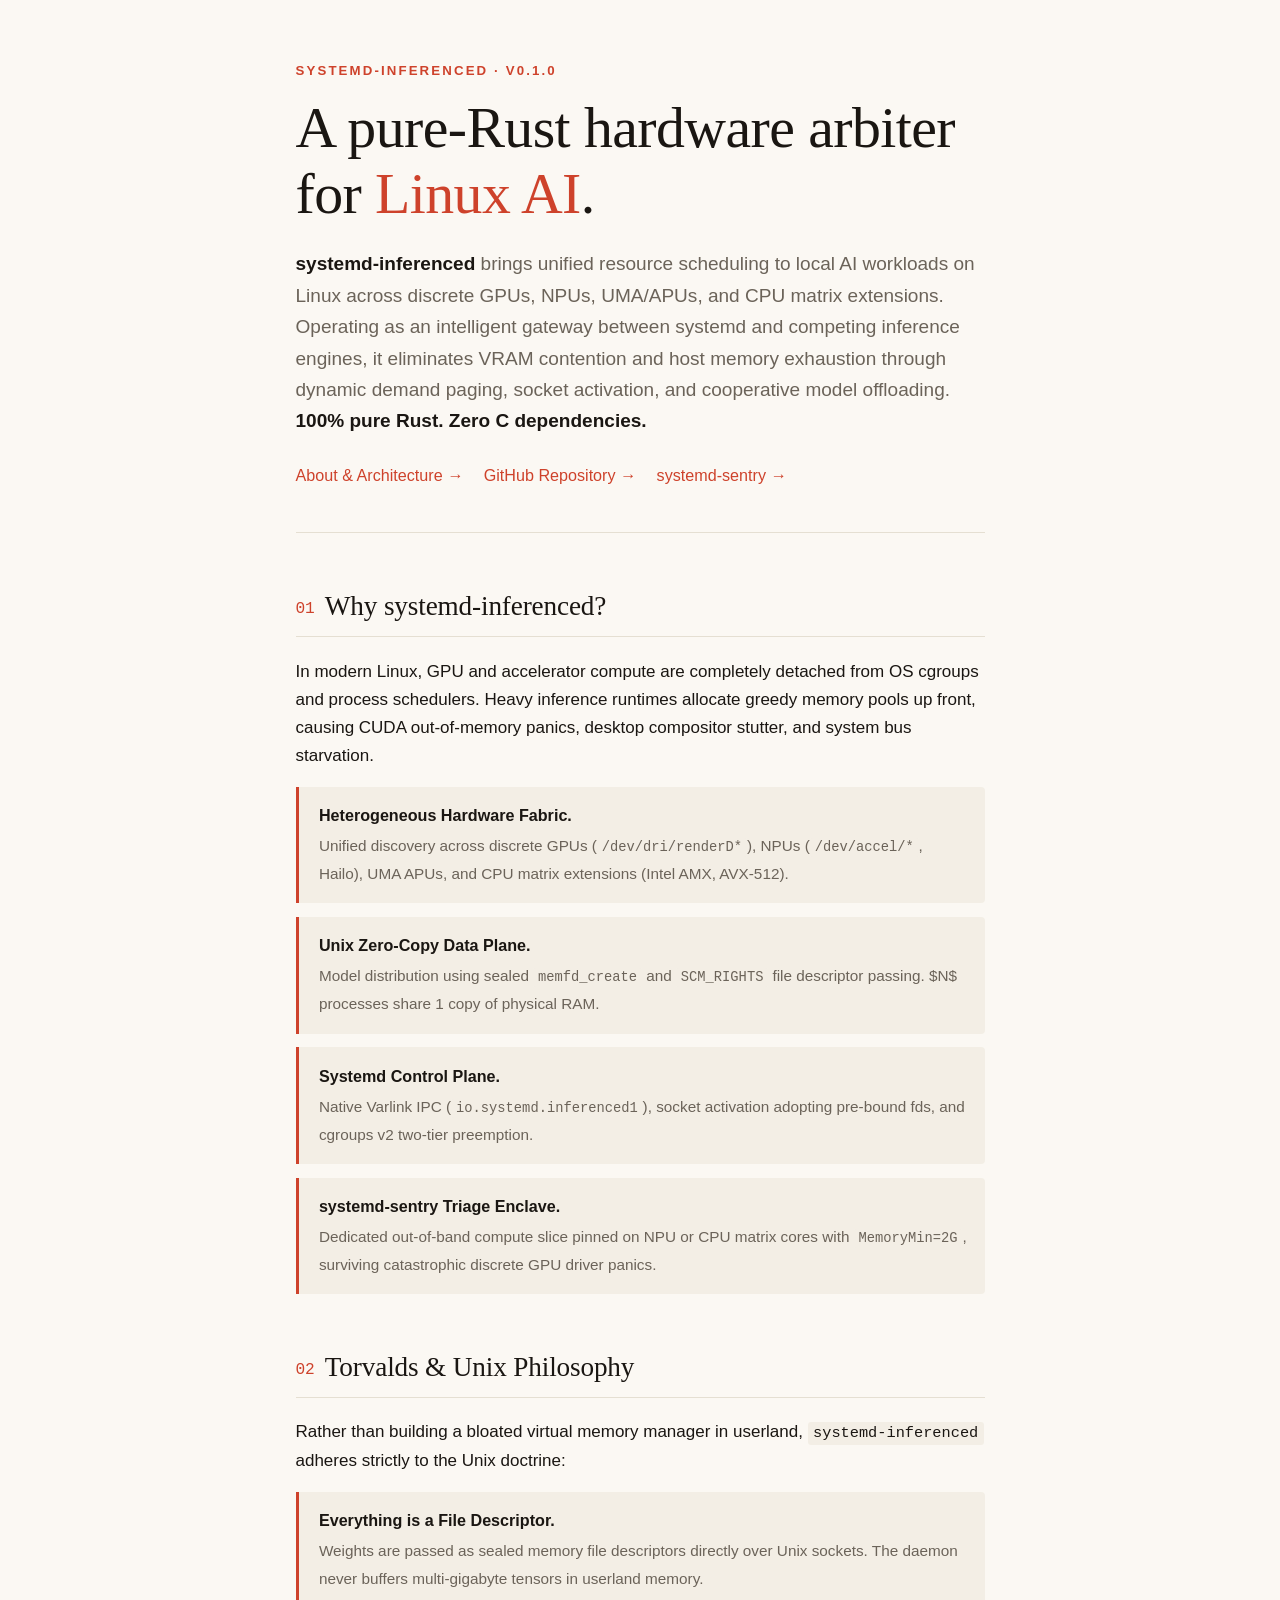
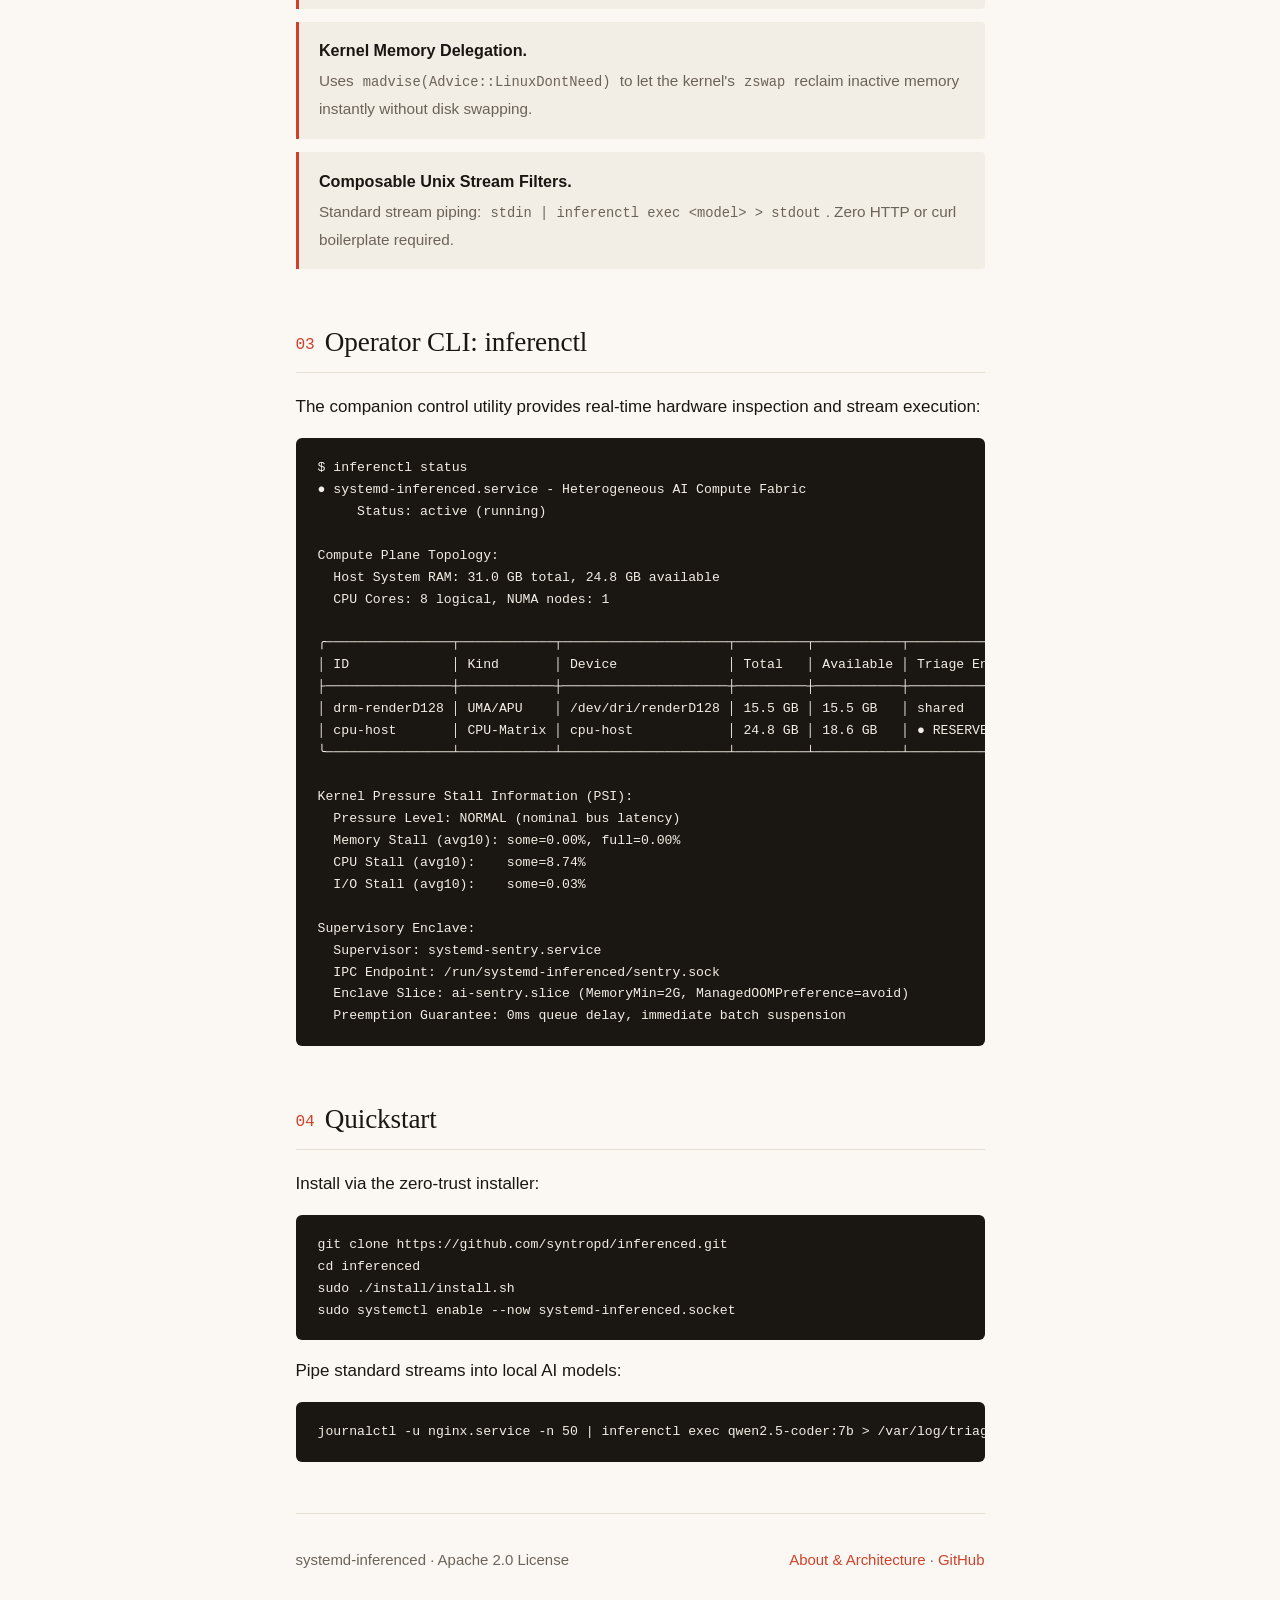
<file: site/index.html>
<!DOCTYPE html>
<html lang="en">
<head>
  <meta charset="UTF-8">
  <meta name="viewport" content="width=device-width, initial-scale=1">
  <title>systemd-inferenced — Unified Linux AI Compute Fabric</title>
  <meta name="description" content="Unprivileged heterogeneous hardware arbiter and model lifecycle broker in pure Rust. Dynamic demand paging, socket activation, and cooperative model offloading for Linux AI workloads.">
  <link rel="stylesheet" href="style.css">
  <link rel="icon" type="image/svg+xml" href="favicon.svg">
</head>
<body>
  <div class="wrap">

    <header class="hero">
      <p class="eyebrow">systemd-inferenced · v0.1.0</p>
      <h1>A pure-Rust hardware arbiter for <span class="accent">Linux AI</span>.</h1>
      <p class="lede">
        <strong>systemd-inferenced</strong> brings unified resource scheduling to local
        AI workloads on Linux across discrete GPUs, NPUs, UMA/APUs, and CPU matrix extensions.
        Operating as an intelligent gateway between systemd and competing inference engines,
        it eliminates VRAM contention and host memory exhaustion through dynamic demand paging,
        socket activation, and cooperative model offloading. <strong>100% pure Rust. Zero C dependencies.</strong>
      </p>
      <div class="nav-links">
        <a href="about.html">About & Architecture &rarr;</a>
        <a href="https://github.com/syntropd/inferenced">GitHub Repository &rarr;</a>
        <a href="https://github.com/UberMetroid/systemd-sentry">systemd-sentry &rarr;</a>
      </div>
    </header>

    <section>
      <h2><span class="num">01</span>Why systemd-inferenced?</h2>
      <p>
        In modern Linux, GPU and accelerator compute are completely detached from OS cgroups
        and process schedulers. Heavy inference runtimes allocate greedy memory pools up front,
        causing CUDA out-of-memory panics, desktop compositor stutter, and system bus starvation.
      </p>
      <ul class="benefits">
        <li>
          <strong>Heterogeneous Hardware Fabric.</strong>
          <span>Unified discovery across discrete GPUs (<code>/dev/dri/renderD*</code>),
          NPUs (<code>/dev/accel/*</code>, Hailo), UMA APUs, and CPU matrix extensions (Intel AMX, AVX-512).</span>
        </li>
        <li>
          <strong>Unix Zero-Copy Data Plane.</strong>
          <span>Model distribution using sealed <code>memfd_create</code> and <code>SCM_RIGHTS</code>
          file descriptor passing. $N$ processes share 1 copy of physical RAM.</span>
        </li>
        <li>
          <strong>Systemd Control Plane.</strong>
          <span>Native Varlink IPC (<code>io.systemd.inferenced1</code>), socket activation
          adopting pre-bound fds, and cgroups v2 two-tier preemption.</span>
        </li>
        <li>
          <strong>systemd-sentry Triage Enclave.</strong>
          <span>Dedicated out-of-band compute slice pinned on NPU or CPU matrix cores
          with <code>MemoryMin=2G</code>, surviving catastrophic discrete GPU driver panics.</span>
        </li>
      </ul>
    </section>

    <section>
      <h2><span class="num">02</span>Torvalds & Unix Philosophy</h2>
      <p>
        Rather than building a bloated virtual memory manager in userland, <code>systemd-inferenced</code>
        adheres strictly to the Unix doctrine:
      </p>
      <ul class="benefits">
        <li>
          <strong>Everything is a File Descriptor.</strong>
          <span>Weights are passed as sealed memory file descriptors directly over Unix sockets.
          The daemon never buffers multi-gigabyte tensors in userland memory.</span>
        </li>
        <li>
          <strong>Kernel Memory Delegation.</strong>
          <span>Uses <code>madvise(Advice::LinuxDontNeed)</code> to let the kernel's <code>zswap</code>
          reclaim inactive memory instantly without disk swapping.</span>
        </li>
        <li>
          <strong>Composable Unix Stream Filters.</strong>
          <span>Standard stream piping: <code>stdin | inferenctl exec &lt;model&gt; &gt; stdout</code>.
          Zero HTTP or curl boilerplate required.</span>
        </li>
      </ul>
    </section>

    <section>
      <h2><span class="num">03</span>Operator CLI: inferenctl</h2>
      <p>
        The companion control utility provides real-time hardware inspection and stream execution:
      </p>
<pre><code>$ inferenctl status
● systemd-inferenced.service - Heterogeneous AI Compute Fabric
     Status: active (running)

Compute Plane Topology:
  Host System RAM: 31.0 GB total, 24.8 GB available
  CPU Cores: 8 logical, NUMA nodes: 1

╭────────────────┬────────────┬─────────────────────┬─────────┬───────────┬─────────────────────────────╮
│ ID             │ Kind       │ Device              │ Total   │ Available │ Triage Enclave              │
├────────────────┼────────────┼─────────────────────┼─────────┼───────────┼─────────────────────────────┤
│ drm-renderD128 │ UMA/APU    │ /dev/dri/renderD128 │ 15.5 GB │ 15.5 GB   │ shared                      │
│ cpu-host       │ CPU-Matrix │ cpu-host            │ 24.8 GB │ 18.6 GB   │ ● RESERVED (systemd-sentry) │
╰────────────────┴────────────┴─────────────────────┴─────────┴───────────┴─────────────────────────────╯

Kernel Pressure Stall Information (PSI):
  Pressure Level: NORMAL (nominal bus latency)
  Memory Stall (avg10): some=0.00%, full=0.00%
  CPU Stall (avg10):    some=8.74%
  I/O Stall (avg10):    some=0.03%

Supervisory Enclave:
  Supervisor: systemd-sentry.service
  IPC Endpoint: /run/systemd-inferenced/sentry.sock
  Enclave Slice: ai-sentry.slice (MemoryMin=2G, ManagedOOMPreference=avoid)
  Preemption Guarantee: 0ms queue delay, immediate batch suspension</code></pre>
    </section>

    <section>
      <h2><span class="num">04</span>Quickstart</h2>
      <p>Install via the zero-trust installer:</p>
<pre><code>git clone https://github.com/syntropd/inferenced.git
cd inferenced
sudo ./install/install.sh
sudo systemctl enable --now systemd-inferenced.socket</code></pre>
      <p>Pipe standard streams into local AI models:</p>
<pre><code>journalctl -u nginx.service -n 50 | inferenctl exec qwen2.5-coder:7b > /var/log/triage.txt</code></pre>
    </section>

    <footer>
      <span>systemd-inferenced · Apache 2.0 License</span>
      <span><a href="about.html">About &amp; Architecture</a> · <a href="https://github.com/syntropd/inferenced">GitHub</a></span>
    </footer>

  </div>
</body>
</html>
</file>
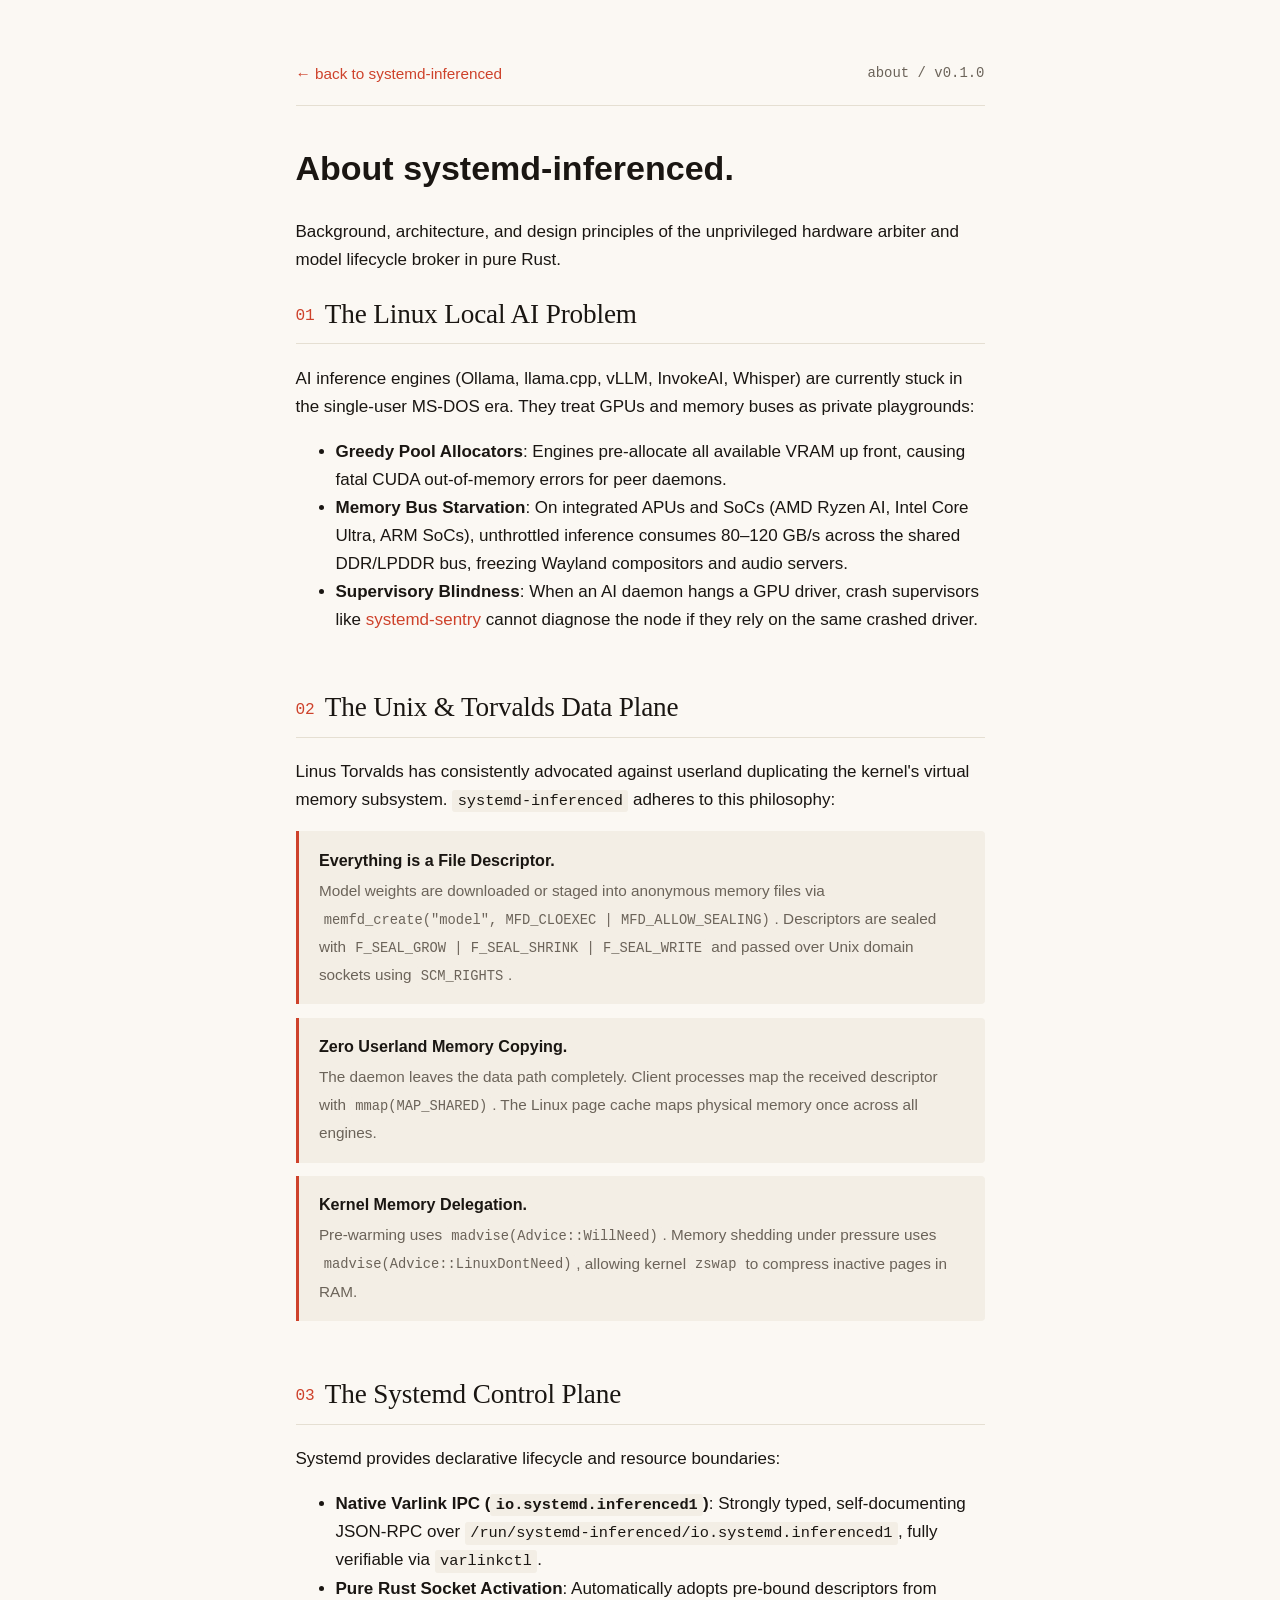
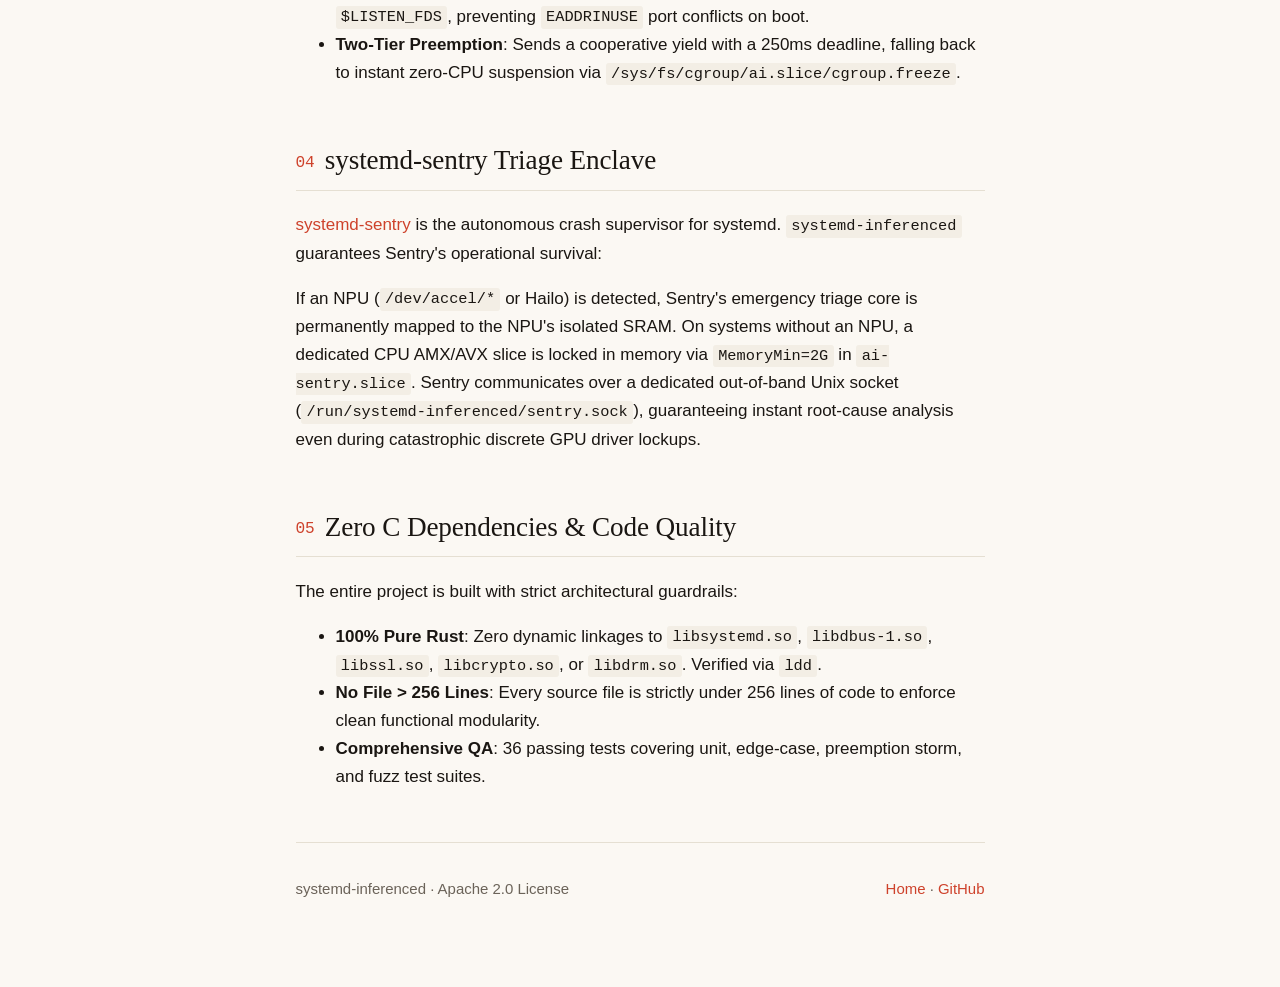
<file: site/about.html>
<!DOCTYPE html>
<html lang="en">
<head>
  <meta charset="UTF-8">
  <meta name="viewport" content="width=device-width, initial-scale=1">
  <title>About — systemd-inferenced</title>
  <meta name="description" content="Architecture, zero-copy data plane, and systemd integration of systemd-inferenced.">
  <link rel="stylesheet" href="style.css">
  <link rel="icon" type="image/svg+xml" href="favicon.svg">
</head>
<body>
  <div class="wrap">

    <header class="page-head">
      <div class="back">
        <a href="index.html">&larr; back to systemd-inferenced</a>
      </div>
      <div class="tag">about / v0.1.0</div>
    </header>

    <h1>About <span class="accent">systemd-inferenced</span>.</h1>
    <p class="lede">
      Background, architecture, and design principles of the unprivileged
      hardware arbiter and model lifecycle broker in pure Rust.
    </p>

    <section>
      <h2><span class="num">01</span>The Linux Local AI Problem</h2>
      <p>
        AI inference engines (Ollama, llama.cpp, vLLM, InvokeAI, Whisper) are currently
        stuck in the single-user MS-DOS era. They treat GPUs and memory buses as private
        playgrounds:
      </p>
      <ul>
        <li><strong>Greedy Pool Allocators</strong>: Engines pre-allocate all available VRAM up front, causing fatal CUDA out-of-memory errors for peer daemons.</li>
        <li><strong>Memory Bus Starvation</strong>: On integrated APUs and SoCs (AMD Ryzen AI, Intel Core Ultra, ARM SoCs), unthrottled inference consumes 80–120 GB/s across the shared DDR/LPDDR bus, freezing Wayland compositors and audio servers.</li>
        <li><strong>Supervisory Blindness</strong>: When an AI daemon hangs a GPU driver, crash supervisors like <a href="https://github.com/UberMetroid/systemd-sentry">systemd-sentry</a> cannot diagnose the node if they rely on the same crashed driver.</li>
      </ul>
    </section>

    <section>
      <h2><span class="num">02</span>The Unix &amp; Torvalds Data Plane</h2>
      <p>
        Linus Torvalds has consistently advocated against userland duplicating the kernel's virtual memory subsystem. <code>systemd-inferenced</code> adheres to this philosophy:
      </p>
      <ul class="benefits">
        <li>
          <strong>Everything is a File Descriptor.</strong>
          <span>Model weights are downloaded or staged into anonymous memory files via
          <code>memfd_create("model", MFD_CLOEXEC | MFD_ALLOW_SEALING)</code>.
          Descriptors are sealed with <code>F_SEAL_GROW | F_SEAL_SHRINK | F_SEAL_WRITE</code>
          and passed over Unix domain sockets using <code>SCM_RIGHTS</code>.</span>
        </li>
        <li>
          <strong>Zero Userland Memory Copying.</strong>
          <span>The daemon leaves the data path completely. Client processes map the received descriptor with
          <code>mmap(MAP_SHARED)</code>. The Linux page cache maps physical memory once across all engines.</span>
        </li>
        <li>
          <strong>Kernel Memory Delegation.</strong>
          <span>Pre-warming uses <code>madvise(Advice::WillNeed)</code>. Memory shedding under pressure uses
          <code>madvise(Advice::LinuxDontNeed)</code>, allowing kernel <code>zswap</code> to compress inactive pages in RAM.</span>
        </li>
      </ul>
    </section>

    <section>
      <h2><span class="num">03</span>The Systemd Control Plane</h2>
      <p>
        Systemd provides declarative lifecycle and resource boundaries:
      </p>
      <ul>
        <li><strong>Native Varlink IPC (<code>io.systemd.inferenced1</code>)</strong>: Strongly typed, self-documenting JSON-RPC over <code>/run/systemd-inferenced/io.systemd.inferenced1</code>, fully verifiable via <code>varlinkctl</code>.</li>
        <li><strong>Pure Rust Socket Activation</strong>: Automatically adopts pre-bound descriptors from <code>$LISTEN_FDS</code>, preventing <code>EADDRINUSE</code> port conflicts on boot.</li>
        <li><strong>Two-Tier Preemption</strong>: Sends a cooperative yield with a 250ms deadline, falling back to instant zero-CPU suspension via <code>/sys/fs/cgroup/ai.slice/cgroup.freeze</code>.</li>
      </ul>
    </section>

    <section>
      <h2><span class="num">04</span>systemd-sentry Triage Enclave</h2>
      <p>
        <a href="https://github.com/UberMetroid/systemd-sentry">systemd-sentry</a> is the autonomous crash supervisor for systemd.
        <code>systemd-inferenced</code> guarantees Sentry's operational survival:
      </p>
      <p>
        If an NPU (<code>/dev/accel/*</code> or Hailo) is detected, Sentry's emergency triage core is permanently mapped to the NPU's isolated SRAM.
        On systems without an NPU, a dedicated CPU AMX/AVX slice is locked in memory via <code>MemoryMin=2G</code> in <code>ai-sentry.slice</code>.
        Sentry communicates over a dedicated out-of-band Unix socket (<code>/run/systemd-inferenced/sentry.sock</code>),
        guaranteeing instant root-cause analysis even during catastrophic discrete GPU driver lockups.
      </p>
    </section>

    <section>
      <h2><span class="num">05</span>Zero C Dependencies &amp; Code Quality</h2>
      <p>
        The entire project is built with strict architectural guardrails:
      </p>
      <ul>
        <li><strong>100% Pure Rust</strong>: Zero dynamic linkages to <code>libsystemd.so</code>, <code>libdbus-1.so</code>, <code>libssl.so</code>, <code>libcrypto.so</code>, or <code>libdrm.so</code>. Verified via <code>ldd</code>.</li>
        <li><strong>No File &gt; 256 Lines</strong>: Every source file is strictly under 256 lines of code to enforce clean functional modularity.</li>
        <li><strong>Comprehensive QA</strong>: 36 passing tests covering unit, edge-case, preemption storm, and fuzz test suites.</li>
      </ul>
    </section>

    <footer>
      <span>systemd-inferenced · Apache 2.0 License</span>
      <span><a href="index.html">Home</a> · <a href="https://github.com/syntropd/inferenced">GitHub</a></span>
    </footer>

  </div>
</body>
</html>
</file>
<file: site/style.css>
/* systemd-inferenced site stylesheet.
 * Shares the cream + #ce422b palette across UberMetroid projects.
 */

:root {
  --bg: #fbf8f3;
  --bg-soft: #f3eee5;
  --fg: #1a1612;
  --fg-muted: #6b6359;
  --border: #e5dfd2;
  --accent: #ce422b;
  --accent-soft: #f4d9d3;
  --code-bg: #1a1612;
  --code-fg: #f3eee5;
  --link: var(--accent);
  --max-width: 740px;
  --font-serif: Georgia, "Iowan Old Style", "Palatino Linotype", Palatino, "Times New Roman", serif;
  --font-sans: -apple-system, BlinkMacSystemFont, "Segoe UI", Roboto, "Helvetica Neue", Arial, sans-serif;
  --font-mono: ui-monospace, SFMono-Regular, "SF Mono", Menlo, Consolas, "Liberation Mono", monospace;
}

*, *::before, *::after { box-sizing: border-box; }
html { font-size: 17px; }

body {
  margin: 0;
  background: var(--bg);
  color: var(--fg);
  font-family: var(--font-sans);
  line-height: 1.65;
  -webkit-font-smoothing: antialiased;
  -moz-osx-font-smoothing: grayscale;
}

.wrap {
  max-width: var(--max-width);
  margin: 0 auto;
  padding: 3.5rem 1.5rem 5rem;
}

/* Header & Hero */
.hero {
  border-bottom: 1px solid var(--border);
  padding-bottom: 2.5rem;
  margin-bottom: 3rem;
}
.hero .eyebrow {
  font-size: 0.78rem;
  letter-spacing: 0.16em;
  text-transform: uppercase;
  color: var(--accent);
  margin: 0 0 0.8rem;
  font-weight: 600;
}
.hero h1 {
  font-family: var(--font-serif);
  font-weight: 400;
  font-size: clamp(2.3rem, 5.5vw, 3.4rem);
  line-height: 1.15;
  margin: 0 0 1.2rem;
  letter-spacing: -0.01em;
  color: var(--fg);
}
.hero h1 .accent { color: var(--accent); }
.hero .lede {
  font-size: 1.12rem;
  color: var(--fg-muted);
  max-width: 40em;
  margin: 0 0 1.5rem;
}
.hero .lede strong { color: var(--fg); font-weight: 600; }

.nav-links {
  display: flex;
  gap: 1.2rem;
  font-size: 0.95rem;
  font-weight: 500;
}

/* Page Head */
.page-head {
  display: flex;
  justify-content: space-between;
  align-items: center;
  border-bottom: 1px solid var(--border);
  padding-bottom: 1rem;
  margin-bottom: 2rem;
}
.page-head .back a { font-size: 0.9rem; }
.page-head .tag { font-family: var(--font-mono); font-size: 0.82rem; color: var(--fg-muted); }

/* Sections */
section { margin-bottom: 3rem; }
section h2 {
  font-family: var(--font-serif);
  font-weight: 400;
  font-size: 1.6rem;
  letter-spacing: -0.005em;
  margin: 0 0 1.2rem;
  padding-bottom: 0.4rem;
  border-bottom: 1px solid var(--border);
}
section h2 .num {
  color: var(--accent);
  font-family: var(--font-mono);
  font-size: 0.95rem;
  margin-right: 0.6rem;
  vertical-align: 0.15em;
}

p { margin: 0 0 1rem; }
p:last-child { margin-bottom: 0; }

a {
  color: var(--link);
  text-decoration: none;
  border-bottom: 1px solid transparent;
  transition: border-color 0.15s ease;
}
a:hover { border-bottom-color: var(--accent); }

/* Benefits List */
.benefits {
  list-style: none;
  padding: 0;
  margin: 0;
  display: grid;
  grid-template-columns: 1fr;
  gap: 0.8rem;
}
.benefits li {
  padding: 0.9rem 1rem 0.9rem 1.2rem;
  background: var(--bg-soft);
  border-left: 3px solid var(--accent);
  border-radius: 0 4px 4px 0;
}
.benefits li strong { display: block; margin-bottom: 0.2rem; color: var(--fg); font-size: 0.95rem; }
.benefits li span { font-size: 0.9rem; color: var(--fg-muted); }

/* Code Blocks */
pre {
  background: var(--code-bg);
  color: var(--code-fg);
  padding: 1.1rem 1.3rem;
  border-radius: 6px;
  overflow-x: auto;
  font-family: var(--font-mono);
  font-size: 0.86rem;
  line-height: 1.5;
  margin: 1rem 0;
}
code {
  font-family: var(--font-mono);
  font-size: 0.9em;
  background: var(--bg-soft);
  padding: 0.15em 0.35em;
  border-radius: 3px;
}
pre code { background: none; padding: 0; }

/* Tables */
table {
  width: 100%;
  border-collapse: collapse;
  margin: 1.2rem 0;
  font-size: 0.92rem;
}
th, td {
  padding: 0.65rem 0.8rem;
  text-align: left;
  border-bottom: 1px solid var(--border);
}
th {
  background: var(--bg-soft);
  font-weight: 600;
  font-size: 0.85rem;
  text-transform: uppercase;
  letter-spacing: 0.05em;
}

/* Footer */
footer {
  border-top: 1px solid var(--border);
  padding-top: 2rem;
  font-size: 0.88rem;
  color: var(--fg-muted);
  display: flex;
  justify-content: space-between;
  flex-wrap: wrap;
  gap: 1rem;
}
</file>
